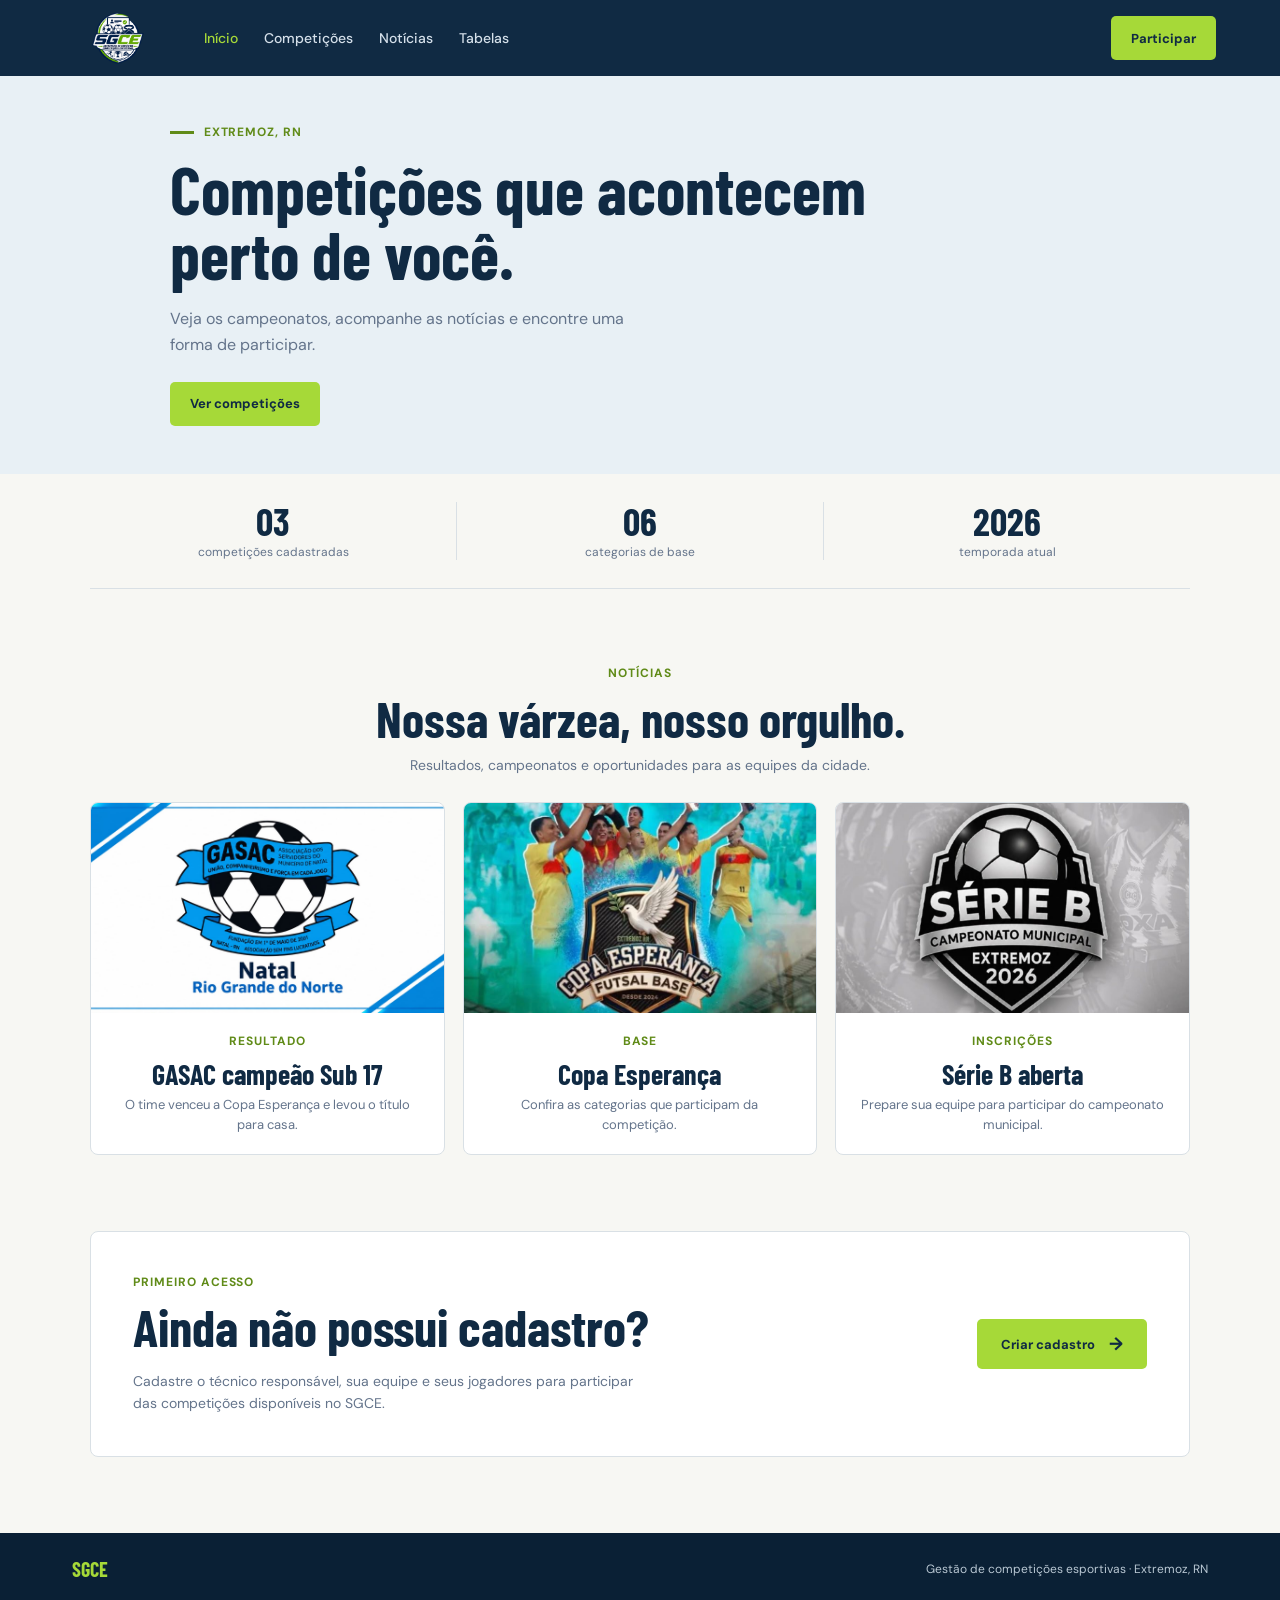
<file: index.html>
<!DOCTYPE html>
<html lang="pt-BR">

<head>
  <meta charset="UTF-8">
  <meta name="viewport" content="width=device-width, initial-scale=1.0">

  <meta name="description" content="Competições, notícias e inscrições esportivas em Extremoz.">

  <!-- CSS carregado pela pasta static -->
  <link rel="stylesheet" href="static/inicio.css">

  <title>SGCE | Competições esportivas</title>
</head>

<body>

  <!-- ACESSIBILIDADE -->
  <a class="pular-conteudo" href="#conteudo">
    Pular para o conteúdo
  </a>


  <!-- ==================================================
       CABEÇALHO
  ================================================== -->

  <header class="cabecalho">

    <!-- LOGO -->
    <a class="marca" href="index.html" aria-label="SGCE, página inicial">
      <img src="static/imagens/logo-sgce.png" alt="Logo SGCE">
    </a>


    <!-- MENU MOBILE -->
    <button class="menu-mobile" type="button" aria-label="Abrir menu" aria-expanded="false"
      aria-controls="menu-principal">
      <span class="icone-menu"></span>
    </button>


    <!-- NAVEGAÇÃO -->
    <nav class="navegacao" id="menu-principal" aria-label="Navegação principal">
      <a href="index.html" aria-current="page">
        Início
      </a>

      <a href="competicoes.html">
        Competições
      </a>

      <a href="index.html#noticias">
        Notícias
      </a>

      <a href="tabela.html">
        Tabelas
      </a>
    </nav>


    <!-- CADASTRO -->
    <a class="botao botao-verde" href="cadastro.html">
      Participar
    </a>

  </header>


  <!-- ==================================================
       CONTEÚDO PRINCIPAL
  ================================================== -->

  <main id="conteudo" tabindex="-1">


    <!-- ==================================================
         ABERTURA
    ================================================== -->

    <section class="abertura" aria-labelledby="titulo-principal">

      <div class="abertura-texto">

        <p class="rotulo">
          Extremoz, RN
        </p>

        <h1 id="titulo-principal">
          Competições que acontecem perto de você.
        </h1>

        <p>
          Veja os campeonatos, acompanhe as notícias
          e encontre uma forma de participar.
        </p>

        <a class="botao botao-verde" href="competicoes.html">
          Ver competições
        </a>

      </div>


    </section>


    <!-- ==================================================
         RESUMO DA TEMPORADA
    ================================================== -->

    <section class="resumo" aria-label="Resumo da temporada">

      <div>
        <strong>03</strong>

        <span>
          competições cadastradas
        </span>
      </div>


      <div>
        <strong>06</strong>

        <span>
          categorias de base
        </span>
      </div>


      <div>
        <strong>2026</strong>

        <span>
          temporada atual
        </span>
      </div>

    </section>


    <!-- ==================================================
         NOTÍCIAS
    ================================================== -->

    <section class="secao" id="noticias" aria-labelledby="titulo-noticias">

      <div class="secao-titulo">

        <div>

          <p class="rotulo">
            Notícias
          </p>

          <h2 id="titulo-noticias">
            Nossa várzea, nosso orgulho.
          </h2>

        </div>


        <p class="secao-ajuda">
          Resultados, campeonatos e oportunidades
          para as equipes da cidade.
        </p>

      </div>


      <div class="noticias">


        <!-- NOTÍCIA 1 -->

        <article class="noticia noticia-destaque">

          <img src="static/imagens/gasac.jpeg" alt="Escudo da equipe GASAC" loading="lazy"
            decoding="async">

          <div>

            <p class="tag">
              Resultado
            </p>

            <h3>
              GASAC campeão Sub 17
            </h3>

            <p>
              O time venceu a Copa Esperança
              e levou o título para casa.
            </p>

          </div>

        </article>


        <!-- NOTÍCIA 2 -->

        <article class="noticia">

          <img src="static/imagens/copa-esperanca.jpeg"
            alt="Arte da Copa Esperança Futsal Base" loading="lazy" decoding="async">

          <div>

            <p class="tag">
              Base
            </p>

            <h3>
              Copa Esperança
            </h3>

            <p>
              Confira as categorias que participam
              da competição.
            </p>

          </div>

        </article>


        <!-- NOTÍCIA 3 -->

        <article class="noticia">

          <img src="static/imagens/municipal-serie-b-campo.jpeg"
            alt="Arte do Campeonato Municipal Série B" loading="lazy" decoding="async">

          <div>

            <p class="tag">
              Inscrições
            </p>

            <h3>
              Série B aberta
            </h3>

            <p>
              Prepare sua equipe para participar
              do campeonato municipal.
            </p>

          </div>

        </article>

      </div>

    </section>


    <!-- ==================================================
         CHAMADA PARA CADASTRO
    ================================================== -->

    <section class="chamada-cadastro" aria-labelledby="titulo-cadastro">

      <div class="chamada-cadastro-texto">

        <p class="rotulo">
          Primeiro acesso
        </p>

        <h2 id="titulo-cadastro">
          Ainda não possui cadastro?
        </h2>

        <p>
          Cadastre o técnico responsável,
          sua equipe e seus jogadores para participar
          das competições disponíveis no SGCE.
        </p>

      </div>


      <div class="chamada-cadastro-acao">

        <a class="botao botao-verde" href="cadastro.html">
          Criar cadastro

          <span aria-hidden="true">
            →
          </span>
        </a>

      </div>

    </section>

  </main>


  <!-- ==================================================
       RODAPÉ
  ================================================== -->

  <footer class="rodape">

    <strong>
      SGCE
    </strong>

    <span>
      Gestão de competições esportivas · Extremoz, RN
    </span>

  </footer>

  <script src="static/site.js"></script>

</body>

</html>
</file>
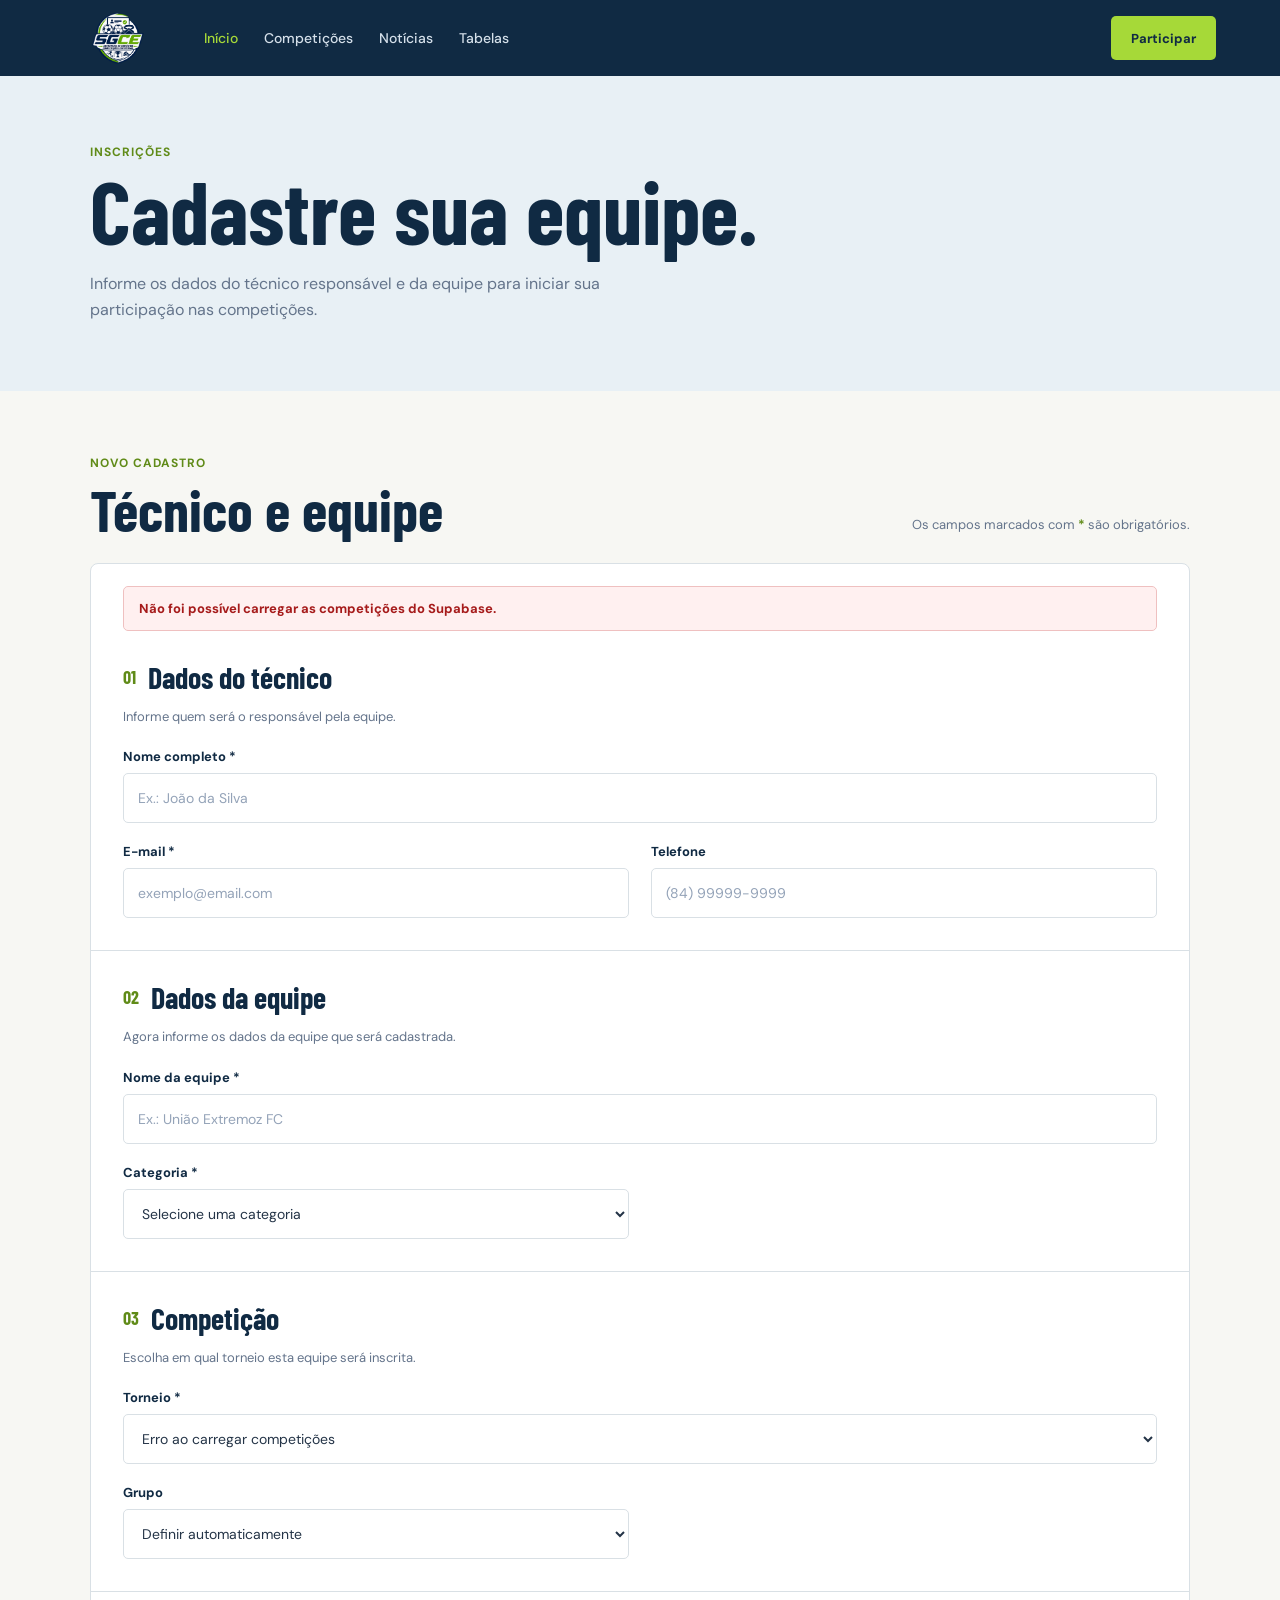
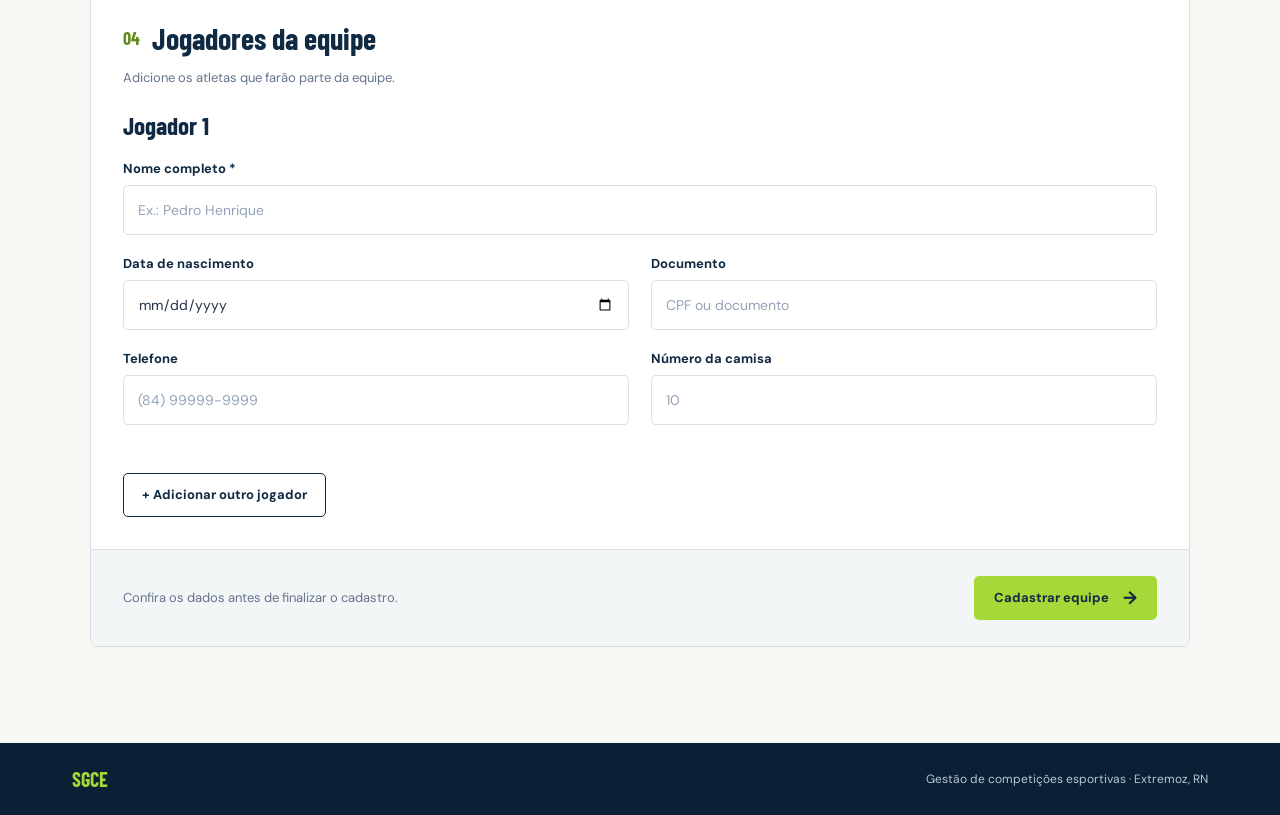
<file: cadastro.html>
<!DOCTYPE html>
<html lang="pt-BR">

<head>
  <meta charset="UTF-8">

  <meta name="viewport" content="width=device-width, initial-scale=1.0">

  <meta name="description" content="Cadastro de técnicos e equipes no SGCE.">

  <link rel="stylesheet" href="static/inicio.css">

  <link rel="stylesheet" href="static/cadastro.css">

  <title>SGCE | Cadastro</title>
</head>

<body>

  <a class="pular-conteudo" href="#conteudo">
    Pular para o conteúdo
  </a>

  <!-- CABEÇALHO -->

  <header class="cabecalho">

    <a class="marca" href="index.html">
      <img src="static/imagens/logo-sgce.png" alt="Logo SGCE">
    </a>

    <button class="menu-mobile" type="button" aria-label="Abrir menu" aria-expanded="false" aria-controls="menu-principal">
      <span class="icone-menu"></span>
    </button>

    <nav class="navegacao" id="menu-principal" aria-label="Navegação principal">
      <a href="index.html" aria-current="page">
        Início
      </a>

      <a href="competicoes.html">
        Competições
      </a>

      <a href="index.html#noticias">
        Notícias
      </a>

      <a href="tabela.html">
        Tabelas
      </a>
    </nav>

    </nav>

    <a class="botao botao-verde" href="cadastro.html" aria-current="page">
      Participar
    </a>

  </header>


  <main id="conteudo" tabindex="-1">

    <!-- APRESENTAÇÃO -->

    <section class="cadastro-hero">

      <div class="cadastro-hero-conteudo">

        <p class="rotulo">
          Inscrições
        </p>

        <h1>
          Cadastre sua equipe.
        </h1>

        <p class="cadastro-descricao">
          Informe os dados do técnico responsável e da equipe
          para iniciar sua participação nas competições.
        </p>

      </div>

    </section>


    <!-- FORMULÁRIO -->

    <section class="cadastro-area" aria-labelledby="titulo-formulario">

      <div class="cadastro-cabecalho">

        <div>

          <p class="rotulo">
            Novo cadastro
          </p>

          <h2 id="titulo-formulario">
            Técnico e equipe
          </h2>

        </div>

        <p>
          Os campos marcados com
          <strong>*</strong>
          são obrigatórios.
        </p>

      </div>


      <form class="formulario-cadastro" id="form-cadastro">

        <div id="mensagem-form" class="mensagem-form" aria-live="polite"></div>

        <!-- DADOS DO TÉCNICO -->

        <fieldset>

          <legend>

            <span>01</span>

            Dados do técnico

          </legend>

          <p class="descricao-grupo">
            Informe quem será o responsável pela equipe.
          </p>


          <div class="grade-form">

            <div class="campo campo-grande">

              <label for="nome">
                Nome completo *
              </label>

              <input type="text" id="nome" name="nome" placeholder="Ex.: João da Silva" autocomplete="name" required>

            </div>


            <div class="campo">

              <label for="email">
                E-mail *
              </label>

              <input type="email" id="email" name="email" placeholder="exemplo@email.com" autocomplete="email" required>

            </div>


            <div class="campo">

              <label for="telefone">
                Telefone
              </label>

              <input type="tel" id="telefone" name="telefone" placeholder="(84) 99999-9999" autocomplete="tel">

            </div>

          </div>

        </fieldset>


        <!-- DADOS DA EQUIPE -->

        <fieldset>

          <legend>

            <span>02</span>

            Dados da equipe

          </legend>

          <p class="descricao-grupo">
            Agora informe os dados da equipe que será cadastrada.
          </p>


          <div class="grade-form">

            <div class="campo campo-grande">

              <label for="nome_equipe">
                Nome da equipe *
              </label>

              <input type="text" id="nome_equipe" name="nome_equipe" placeholder="Ex.: União Extremoz FC" required>

            </div>


            <div class="campo">

              <label for="categoria">
                Categoria *
              </label>

              <select id="categoria" name="categoria" required>

                <option value="">
                  Selecione uma categoria
                </option>

                <option value="U9">
                  U9
                </option>

                <option value="U11">
                  U11
                </option>

                <option value="U13">
                  U13
                </option>

                <option value="U15">
                  U15
                </option>

                <option value="U17">
                  U17
                </option>

                <option value="U20">
                  U20
                </option>

                <option value="Adulto">
                  Adulto
                </option>

              </select>

            </div>

          </div>

        </fieldset>

        <!-- ==================================================
     COMPETIÇÃO
================================================== -->

        <fieldset>

          <legend>
            <span>03</span>
            Competição
          </legend>

          <p class="descricao-grupo">
            Escolha em qual torneio esta equipe será inscrita.
          </p>


          <div class="grade-form">

            <div class="campo campo-grande">

              <label for="torneio">
                Torneio *
              </label>

              <select id="torneio" name="torneio_id" required>

                <option value="">
                  Selecione uma competição
                </option>
</select>

            </div>


            <div class="campo">

              <label for="grupo">
                Grupo
              </label>

              <select id="grupo" name="grupo">

                <option value="">
                  Definir automaticamente
                </option>

                <option value="Grupo A">
                  Grupo A
                </option>

                <option value="Grupo B">
                  Grupo B
                </option>

                <option value="Grupo C">
                  Grupo C
                </option>

                <option value="Grupo D">
                  Grupo D
                </option>

                <option value="Grupo E">
                  Grupo E
                </option>

                <option value="Grupo F">
                  Grupo F
                </option>

              </select>

            </div>

          </div>

        </fieldset>

        <!-- DADOS DOS JOGADORES -->

        <fieldset>

          <legend>
            <span>04</span>
            Jogadores da equipe
          </legend>

          <p class="descricao-grupo">
            Adicione os atletas que farão parte da equipe.
          </p>


          <div id="lista-jogadores">

            <!-- JOGADOR 1 -->

            <div class="jogador">

              <div class="jogador-cabecalho">

                <h3>
                  Jogador 1
                </h3>

              </div>


              <div class="grade-form">

                <div class="campo campo-grande">

                  <label>
                    Nome completo *
                  </label>

                  <input type="text" name="jogador_nome[]" placeholder="Ex.: Pedro Henrique" required>

                </div>


                <div class="campo">

                  <label>
                    Data de nascimento
                  </label>

                  <input type="date" name="jogador_nascimento[]">

                </div>


                <div class="campo">

                  <label>
                    Documento
                  </label>

                  <input type="text" name="jogador_documento[]" placeholder="CPF ou documento">

                </div>


                <div class="campo">

                  <label>
                    Telefone
                  </label>

                  <input type="tel" name="jogador_telefone[]" placeholder="(84) 99999-9999">

                </div>


                <div class="campo">

                  <label>
                    Número da camisa
                  </label>

                  <input type="number" name="jogador_numero[]" min="0" max="99" placeholder="10">

                </div>

              </div>

            </div>

          </div>


          <button type="button" class="botao-adicionar" id="adicionar-jogador">
            + Adicionar outro jogador
          </button>

        </fieldset>

        <!-- ENVIO -->

        <div class="formulario-final">

          <p>
            Confira os dados antes de finalizar o cadastro.
          </p>

          <button class="botao botao-verde botao-cadastrar" type="submit">
            Cadastrar equipe
            <span aria-hidden="true">→</span>
          </button>

        </div>

      </form>

    </section>

  </main>


  <!-- RODAPÉ -->

  <footer class="rodape">

    <strong>
      SGCE
    </strong>

    <span>
      Gestão de competições esportivas · Extremoz, RN
    </span>

  </footer>


  <!-- MENU MOBILE -->

  <script src="static/supabase.js"></script>
  <script src="static/site.js"></script>
  <script src="static/cadastro.js"></script>

</body>

</html>
</file>
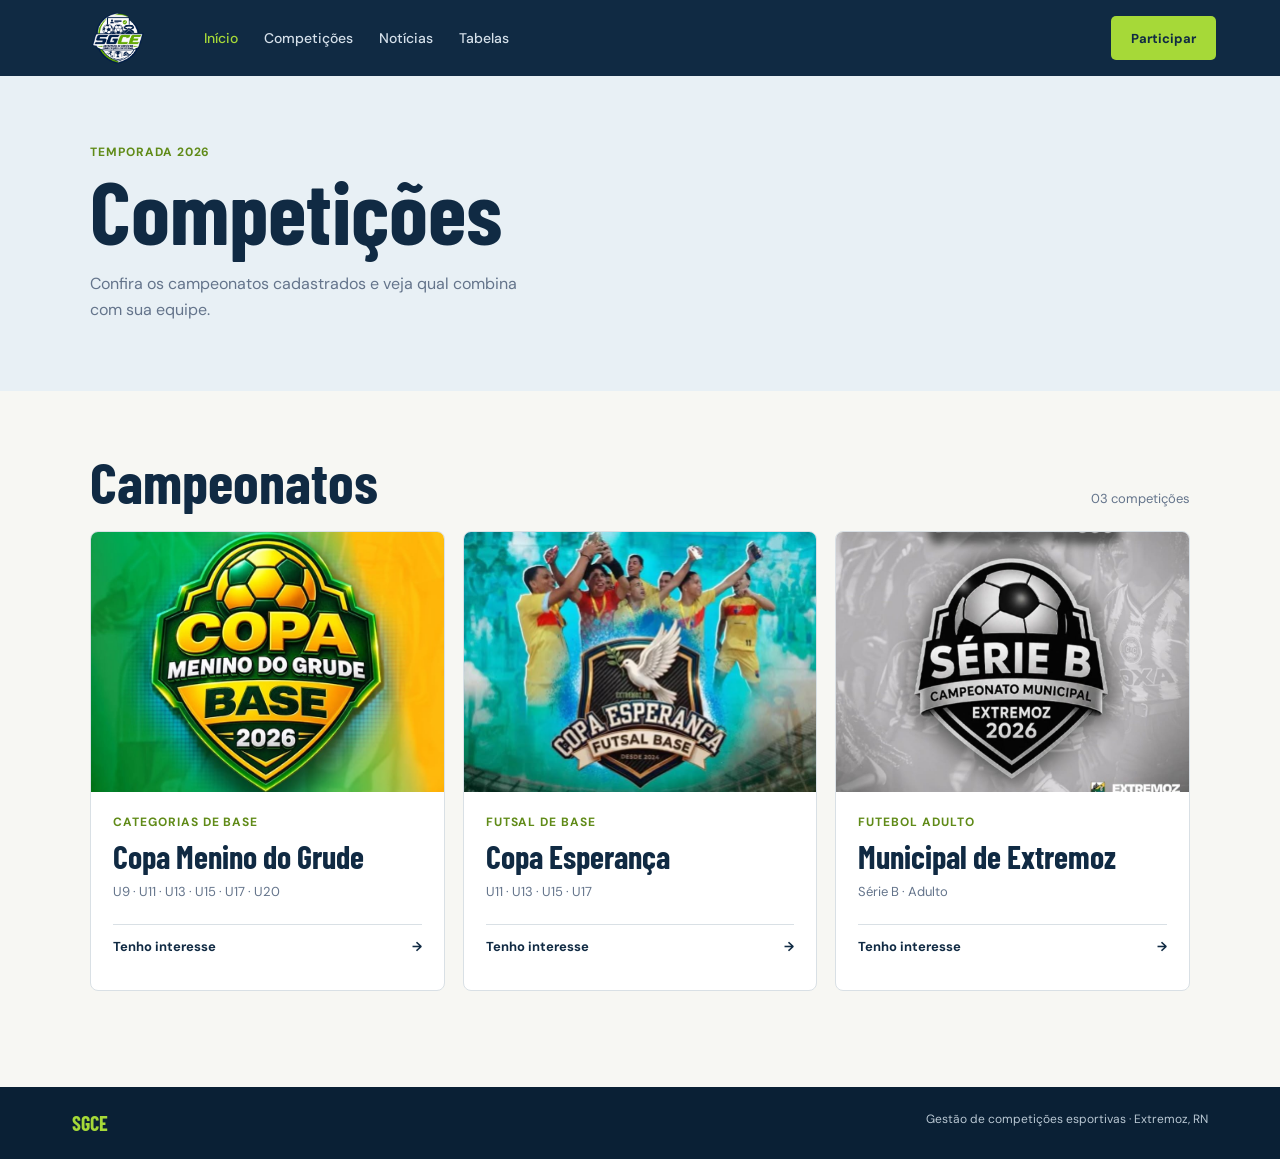
<file: competicoes.html>
<!DOCTYPE html>
<html lang="pt-BR">

<head>
  <meta charset="UTF-8">
  <meta name="viewport" content="width=device-width, initial-scale=1.0">
  <meta name="description" content="Veja as competições esportivas do SGCE em Extremoz.">
  <link rel="stylesheet" href="static/competicoes.css">
  <title>SGCE | Competições</title>
</head>

<body>
  <a class="pular-conteudo" href="#conteudo">Pular para o conteúdo</a>

  <header class="cabecalho">
    <a class="marca" href="index.html">
      <img src="static/imagens/logo-sgce.png" alt="Logo SGCE">
    </a>

    <button class="menu-mobile" type="button" aria-label="Abrir menu" aria-expanded="false" aria-controls="menu-principal">
      <span class="icone-menu"></span>
    </button>

    <nav class="navegacao" id="menu-principal" aria-label="Navegação principal">
      <a href="index.html" aria-current="page">
        Início
      </a>

      <a href="competicoes.html">
        Competições
      </a>

      <a href="index.html#noticias">
        Notícias
      </a>

      <a href="tabela.html">
        Tabelas
      </a>
    </nav>

    <a class="botao botao-verde" href="cadastro.html">
      Participar
    </a>

  </header>

  <main id="conteudo" tabindex="-1">
    <section class="cabecalho-pagina" aria-labelledby="titulo-pagina">
      <p class="rotulo">Temporada 2026</p>
      <h1 id="titulo-pagina">Competições</h1>
      <p>Confira os campeonatos cadastrados e veja qual combina com sua equipe.</p>
    </section>

    <section class="lista" aria-labelledby="titulo-lista">
      <div class="lista-cabecalho">
        <h2 id="titulo-lista">Campeonatos</h2>
        <span>03 competições</span>
      </div>

      <div class="cards">
        <article class="card">
          <img src="static/imagens/copa-menino-do-grude.jpeg">
          <div class="card-conteudo">
            <p class="tag">Categorias de base</p>
            <h3>Copa Menino do Grude</h3>
            <p>U9 · U11 · U13 · U15 · U17 · U20</p>
            <!-- Copa Menino do Grude -->
            <a href="tabela.html?torneio_id=1">
              Tenho interesse
              <span aria-hidden="true">→</span>
            </a>
          </div>
        </article>

        <article class="card">
          <img src="static/imagens/copa-esperanca.jpeg">
          <div class="card-conteudo">
            <p class="tag">Futsal de base</p>
            <h3>Copa Esperança</h3>
            <p>U11 · U13 · U15 · U17</p>
            <!-- Copa Esperança -->
            <a href="tabela.html?torneio_id=2">
              Tenho interesse
              <span aria-hidden="true">→</span>
            </a>
          </div>
        </article>

        <article class="card">
          <img src="static/imagens/municipal-serie-b-campo.jpeg">
          <div class="card-conteudo">
            <p class="tag">Futebol adulto</p>
            <h3>Municipal de Extremoz</h3>
            <p>Série B · Adulto</p>
            <!-- Municipal de Extremoz -->
            <a href="tabela.html?torneio_id=3">
              Tenho interesse
              <span aria-hidden="true">→</span>
            </a>
          </div>
        </article>
      </div>
    </section>
  </main>

  <footer class="rodape">
    <strong>SGCE</strong>
    <span>Gestão de competições esportivas · Extremoz, RN</span>
  </footer>

  <script src="static/site.js"></script>
</body>

</html>
</file>
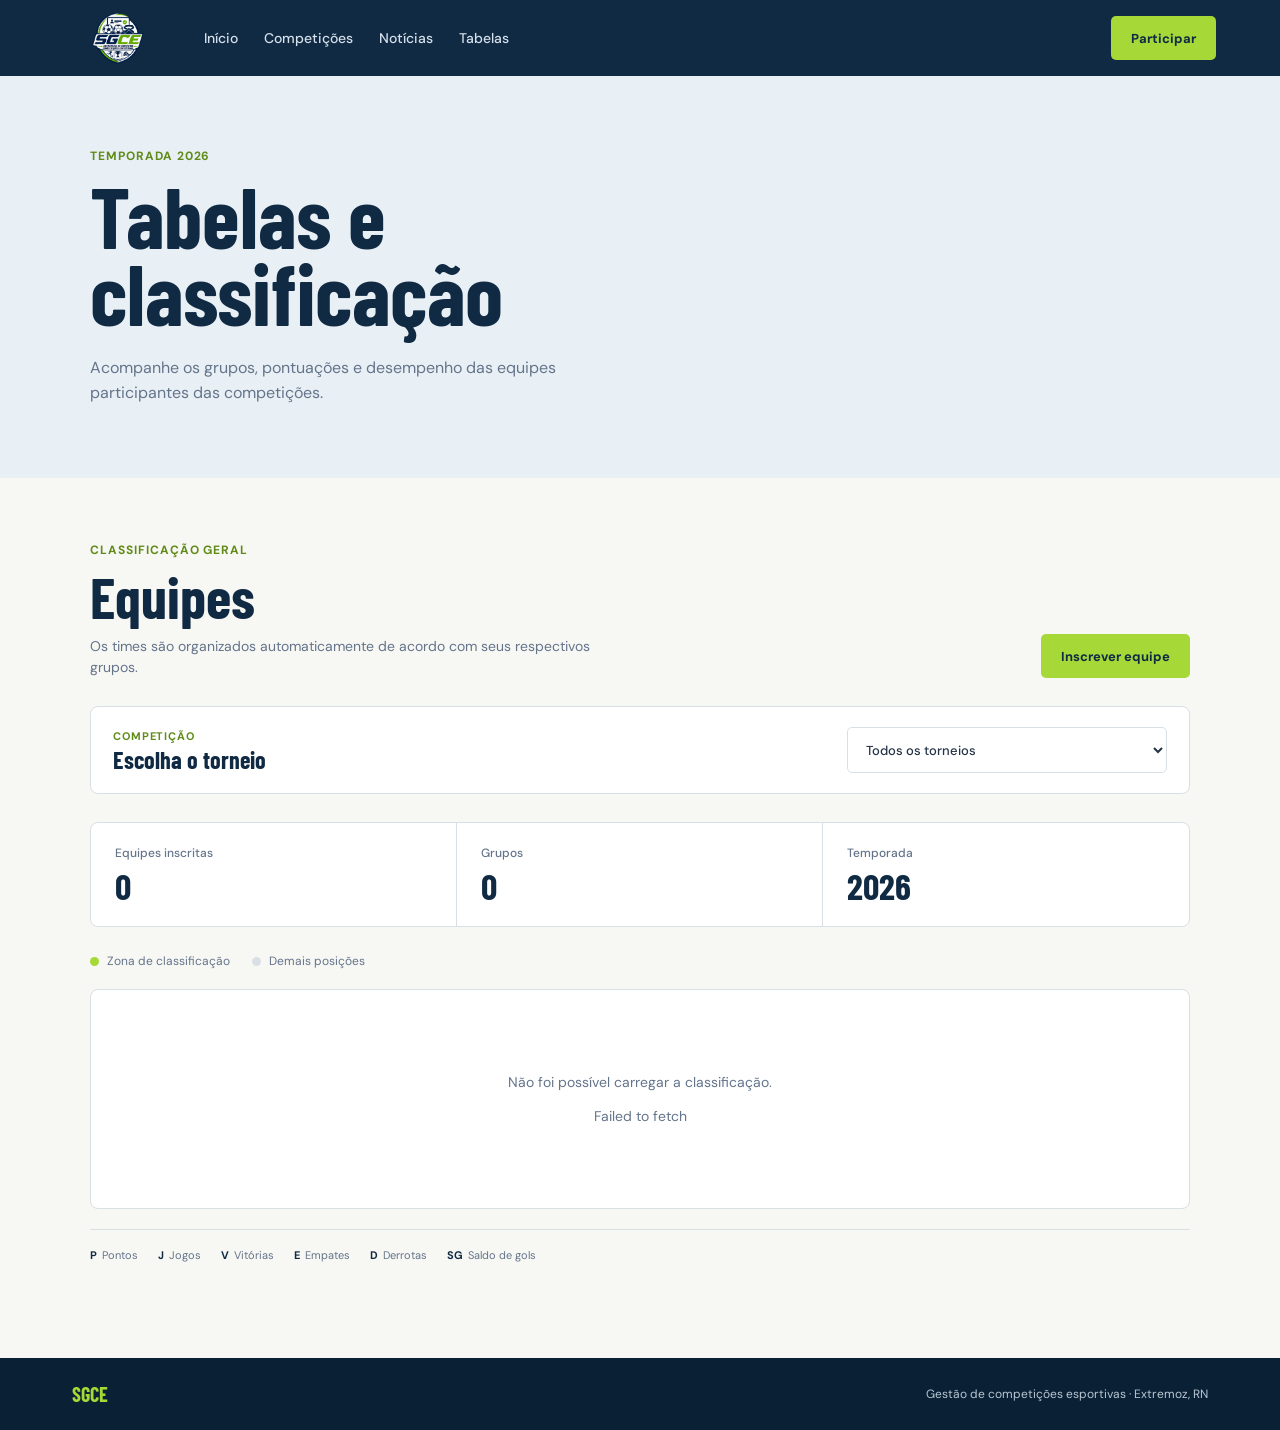
<file: tabela.html>
<!DOCTYPE html>
<html lang="pt-BR">

<head>
  <meta charset="UTF-8">
  <meta name="viewport" content="width=device-width, initial-scale=1.0">

  <meta name="description" content="Tabelas e classificação das competições esportivas do SGCE.">

  <!-- CSS principal do site -->
  <link rel="stylesheet" href="static/inicio.css">

  <!-- CSS específico da tabela -->
  <link rel="stylesheet" href="static/tabela.css">

  <title>SGCE | Tabelas</title>
</head>

<body>

  <!-- ACESSIBILIDADE -->
  <a class="pular-conteudo" href="#conteudo">
    Pular para o conteúdo
  </a>


  <!-- ==================================================
       CABEÇALHO
  ================================================== -->

  <header class="cabecalho">

    <a class="marca" href="index.html" aria-label="SGCE, página inicial">
      <img src="static/imagens/logo-sgce.png" alt="Logo SGCE">
    </a>


    <button class="menu-mobile" type="button" aria-label="Abrir menu" aria-expanded="false"
      aria-controls="menu-principal">
      <span class="icone-menu"></span>
    </button>


    <nav class="navegacao" id="menu-principal" aria-label="Navegação principal">

      <a href="index.html">
        Início
      </a>

      <a href="competicoes.html">
        Competições
      </a>

      <a href="index.html#noticias">
        Notícias
      </a>

      <a href="tabela.html">
        Tabelas
      </a>

    </nav>


    <a class="botao botao-verde" href="cadastro.html">
      Participar
    </a>

  </header>


  <!-- ==================================================
       CONTEÚDO
  ================================================== -->

  <main id="conteudo" tabindex="-1">


    <!-- HERO -->

    <section class="tabela-hero">

      <div class="tabela-hero-conteudo">

        <p class="rotulo">
          Temporada 2026
        </p>

        <h1>
          Tabelas e classificação
        </h1>

        <p>
          Acompanhe os grupos, pontuações e desempenho
          das equipes participantes das competições.
        </p>

      </div>

    </section>


    <!-- ==================================================
         ÁREA PRINCIPAL DA CLASSIFICAÇÃO
    ================================================== -->

    <section class="classificacao" aria-labelledby="titulo-classificacao">


      <!-- CABEÇALHO -->

      <div class="classificacao-topo">

        <div>

          <p class="rotulo">
            Classificação geral
          </p>

          <h2 id="titulo-classificacao">
            Equipes
          </h2>

          <p class="classificacao-descricao">
            Os times são organizados automaticamente
            de acordo com seus respectivos grupos.
          </p>

        </div>


        <a class="botao botao-verde" href="cadastro.html">
          Inscrever equipe
        </a>

      </div>


      <div class="filtro-torneio-area">
        <div class="filtro-torneio-texto">
          <span>Competição</span>
          <strong>Escolha o torneio</strong>
        </div>
        <select id="filtro-torneio" aria-label="Selecionar torneio">
          <option value="">Todos os torneios</option>
        </select>
      </div>

      <!-- ==================================================
           ESTATÍSTICAS
      ================================================== -->

      <div class="estatisticas-tabela">

        <article class="estatistica">

          <span>
            Equipes inscritas
          </span>

          <strong id="stat-total-times">
            0
          </strong>

        </article>


        <article class="estatistica">

          <span>
            Grupos
          </span>

          <strong id="stat-total-grupos">
            0
          </strong>

        </article>


        <article class="estatistica">

          <span>
            Temporada
          </span>

          <strong>
            2026
          </strong>

        </article>

      </div>


      <!-- ==================================================
           LEGENDA
      ================================================== -->

      <div class="legenda-classificacao">

        <div>

          <span class="marcador marcador-classificacao"></span>

          <span>
            Zona de classificação
          </span>

        </div>


        <div>

          <span class="marcador marcador-normal"></span>

          <span>
            Demais posições
          </span>

        </div>

      </div>


      <!-- ==================================================
           GRUPOS GERADOS PELO JAVASCRIPT
      ================================================== -->

      <div id="grupos-container">

        <div class="loading-state">

          <div class="loading-circulo"></div>

          <p>
            Carregando classificação...
          </p>

        </div>

      </div>


      <!-- ==================================================
           LEGENDA DAS SIGLAS
      ================================================== -->

      <div class="siglas-tabela">

        <span>
          <strong>P</strong>
          Pontos
        </span>

        <span>
          <strong>J</strong>
          Jogos
        </span>

        <span>
          <strong>V</strong>
          Vitórias
        </span>

        <span>
          <strong>E</strong>
          Empates
        </span>

        <span>
          <strong>D</strong>
          Derrotas
        </span>

        <span>
          <strong>SG</strong>
          Saldo de gols
        </span>

      </div>

    </section>

  </main>


  <!-- ==================================================
       RODAPÉ
  ================================================== -->

  <footer class="rodape">

    <strong>
      SGCE
    </strong>

    <span>
      Gestão de competições esportivas · Extremoz, RN
    </span>

  </footer>


  <script src="static/supabase.js"></script>
  <script src="static/site.js"></script>
  <script src="static/tabela.js"></script>

</body>

</html>
</file>
<file: static/inicio.css>
@import url('https://fonts.googleapis.com/css2?family=DM+Sans:wght@400;500;700&family=Barlow+Condensed:wght@600;700;800&display=swap');


/* ==================================================
   VARIÁVEIS
================================================== */

:root {
  --azul: #102a43;
  --azul-claro: #e8f0f5;
  --verde: #a6d938;
  --verde-escuro: #608b18;
  --fundo: #f7f7f3;
  --branco: #ffffff;
  --texto: #243447;
  --suave: #64748b;
  --borda: #d9e0e5;

  --titulo: 'Barlow Condensed', sans-serif;
  --texto-fonte: 'DM Sans', sans-serif;
}


/* ==================================================
   CONFIGURAÇÕES GERAIS
================================================== */

* {
  box-sizing: border-box;
}

html {
  scroll-behavior: smooth;
}

body {
  margin: 0;
  overflow-x: hidden;

  background: var(--fundo);
  color: var(--texto);

  font-family: var(--texto-fonte);
}

a {
  color: inherit;
}

button,
a {
  -webkit-tap-highlight-color: transparent;
}

:focus-visible {
  outline: 3px solid var(--verde);
  outline-offset: 4px;
}

main:focus {
  outline: none;
}


/* ==================================================
   ACESSIBILIDADE
================================================== */

.pular-conteudo {
  position: fixed;
  z-index: 100;

  top: 12px;
  left: 12px;

  padding: 12px 16px;

  border-radius: 6px;

  background: var(--verde);
  color: var(--azul);

  font-size: 13px;
  font-weight: 700;

  text-decoration: none;

  transform: translateY(-160%);
}

.pular-conteudo:focus {
  transform: translateY(0);
}


/* ==================================================
   CABEÇALHO
================================================== */

.cabecalho {
  position: sticky;
  z-index: 10;

  top: 0;

  display: flex;
  align-items: center;

  gap: 32px;

  min-height: 76px;

  padding: 10px clamp(20px, 5vw, 72px);

  background: var(--azul);
  color: var(--branco);
}


/* LOGO */

.marca {
  display: flex;
  align-items: center;

  flex-shrink: 0;
}

.marca img {
  display: block;

  width: 108px;
  height: 52px;

  object-fit: contain;
}


/* ==================================================
   NAVEGAÇÃO
================================================== */

.navegacao {
  display: flex;
  align-items: center;

  gap: 26px;

  margin-right: auto;
}

.navegacao a {
  display: inline-flex;
  align-items: center;

  min-height: 44px;

  color: #d5e0ea;

  font-size: 14px;
  font-weight: 500;

  text-decoration: none;

  transition: color .2s ease;
}

.navegacao a:hover,
.navegacao a:focus-visible,
.navegacao a[aria-current='page'] {
  color: var(--verde);
}


/* ==================================================
   MENU MOBILE
================================================== */

.menu-mobile {
  display: none;

  width: 44px;
  height: 44px;

  padding: 10px;

  border: 0;

  background: transparent;

  cursor: pointer;
}

.icone-menu,
.icone-menu::before,
.icone-menu::after {
  display: block;

  width: 24px;
  height: 2px;

  border-radius: 2px;

  background: var(--branco);
}

.icone-menu {
  position: relative;
}

.icone-menu::before,
.icone-menu::after {
  content: '';

  position: absolute;

  left: 0;
}

.icone-menu::before {
  top: -7px;
}

.icone-menu::after {
  top: 7px;
}


/* ==================================================
   BOTÕES
================================================== */

.botao {
  display: inline-flex;

  align-items: center;
  justify-content: center;

  min-height: 44px;

  padding: 0 20px;

  border-radius: 5px;

  font-size: 13px;
  font-weight: 700;

  text-decoration: none;

  transition:
    background .2s ease,
    transform .2s ease;
}

.botao-verde {
  background: var(--verde);
  color: var(--azul);
}

.botao-verde:hover {
  background: #b9ed55;
}

.botao-verde:active {
  transform: translateY(1px);
}


/* ==================================================
   ABERTURA
================================================== */

.abertura {
  display: flex;
  align-items: center;

  min-height: 360px;

  background: var(--azul-claro);
}

.abertura-texto {
  width: 100%;
  max-width: 1120px;
  margin: 0 auto;

  padding: 48px clamp(24px, 7vw, 96px);
}

.rotulo,
.tag {
  margin: 0 0 12px;

  color: var(--verde-escuro);

  font-size: 12px;
  font-weight: 700;

  letter-spacing: .08em;

  text-transform: uppercase;
}

.abertura .rotulo {
  display: flex;
  align-items: center;
  gap: 10px;

  margin-bottom: 16px;
}

.abertura .rotulo::before {
  width: 24px;
  height: 3px;

  background: var(--verde-escuro);

  content: '';
}

.abertura h1 {
  max-width: 820px;

  margin: 0;

  color: var(--azul);

  font-family: var(--titulo);

  font-size: clamp(44px, 5.2vw, 68px);

  line-height: .98;
}

.abertura-texto>p:not(.rotulo) {
  max-width: 500px;

  margin: 20px 0 24px;

  color: var(--suave);

  font-size: 16px;

  line-height: 1.6;
}


/* ==================================================
   RESUMO
================================================== */

.resumo {
  display: flex;

  width: min(1100px, calc(100% - 48px));

  margin: 0 auto;

  padding: 28px 0;

  border-bottom: 1px solid var(--borda);
}

.resumo div {
  display: grid;

  gap: 4px;

  flex: 1;

  padding: 0 24px;

  border-right: 1px solid var(--borda);
}

.resumo div:first-child {
  padding-left: 0;
}

.resumo div:last-child {
  border-right: 0;
}

.resumo strong {
  color: var(--azul);

  font-family: var(--titulo);

  font-size: 38px;

  line-height: 1;
}

.resumo span {
  color: var(--suave);

  font-size: 12px;
}


/* ==================================================
   SEÇÕES
================================================== */

.secao {
  width: min(1100px, calc(100% - 48px));

  margin: 76px auto;
}

.secao-titulo {
  display: flex;

  align-items: end;
  justify-content: space-between;

  gap: 24px;

  margin-bottom: 26px;
}

.secao h2 {
  max-width: 560px;

  margin: 0;

  color: var(--azul);

  font-family: var(--titulo);

  font-size: clamp(36px, 5vw, 58px);

  line-height: .9;
}

.secao-ajuda {
  max-width: 280px;

  margin: 0;

  color: var(--suave);

  font-size: 14px;

  line-height: 1.5;
}


/* ==================================================
   NOTÍCIAS
================================================== */

.noticias {
  display: grid;

  grid-template-columns: 1.25fr 1fr 1fr;

  gap: 18px;
}

.noticia {
  overflow: hidden;

  background: var(--branco);

  border: 1px solid var(--borda);
  border-radius: 8px;

  transition:
    transform .2s ease,
    box-shadow .2s ease;
}

.noticia:hover {
  transform: translateY(-3px);

  box-shadow:
    0 8px 24px rgba(16, 42, 67, .08);
}

.noticia img {
  display: block;

  width: 100%;
  height: 190px;

  object-fit: cover;
}

.noticia-destaque img {
  height: 245px;
}

.noticia>div {
  padding: 20px;
}

.noticia h3 {
  margin: 0 0 8px;

  color: var(--azul);

  font-family: var(--titulo);

  font-size: 28px;

  line-height: .95;
}

.noticia p:last-child {
  margin: 0;

  color: var(--suave);

  font-size: 13px;

  line-height: 1.5;
}


/* ==================================================
   CHAMADA PARA CADASTRO
================================================== */

.chamada-cadastro {
  display: flex;

  align-items: center;
  justify-content: space-between;

  gap: 50px;

  width: min(1100px,
      calc(100% - 48px));

  margin: 76px auto;

  padding: 42px;

  border: 1px solid var(--borda);
  border-radius: 8px;

  background: var(--branco);
}

.chamada-cadastro-texto {
  max-width: 620px;
}

.chamada-cadastro h2 {
  margin: 0;

  color: var(--azul);

  font-family: var(--titulo);

  font-size: clamp(36px, 5vw, 52px);

  line-height: .95;
}

.chamada-cadastro-texto>p:last-child {
  max-width: 520px;

  margin: 18px 0 0;

  color: var(--suave);

  font-size: 14px;

  line-height: 1.6;
}

.chamada-cadastro-acao {
  flex-shrink: 0;
}

.chamada-cadastro-acao .botao {
  gap: 14px;

  min-height: 50px;

  padding: 0 24px;
}

.chamada-cadastro-acao span {
  font-size: 18px;
}


/* ==================================================
   RODAPÉ
================================================== */

.rodape {
  display: flex;

  align-items: center;
  justify-content: space-between;

  gap: 20px;

  padding: 24px clamp(24px, 7vw, 72px);

  background: #0a2035;

  color: #b9c7d3;

  font-size: 12px;
}

.rodape strong {
  color: var(--verde);

  font-family: var(--titulo);

  font-size: 20px;
}


/* ==================================================
   RESPONSIVIDADE
================================================== */

@media (max-width: 760px) {

  /* CABEÇALHO */

  .cabecalho {
    flex-wrap: wrap;

    gap: 12px;

    padding: 10px 18px;
  }

  .marca img {
    width: 96px;
    height: 46px;
  }

  .menu-mobile {
    display: block;

    order: 2;

    margin-left: auto;
  }

  .cabecalho>.botao {
    order: 3;

    min-width: 82px;

    padding: 0 12px;

    font-size: 12px;
  }


  /* MENU */

  .navegacao {
    display: none;

    order: 4;

    flex-basis: 100%;

    flex-direction: column;
    align-items: stretch;

    gap: 0;
  }

  .navegacao.navegacao-aberta {
    display: flex;
  }

  .navegacao a {
    border-top:
      1px solid rgba(255, 255, 255, .15);
  }


  /* ABERTURA */

  .abertura {
    display: block;
  }

  .abertura-texto {
    padding: 56px 24px 48px;
  }

  .abertura h1 {
    font-size: clamp(48px,
        15vw,
        72px);
  }

  /* RESUMO */

  .resumo {
    width: calc(100% - 32px);
  }

  .resumo div {
    padding: 0 10px;
  }

  .resumo strong {
    font-size: 30px;
  }

  .resumo span {
    font-size: 10px;

    line-height: 1.3;
  }


  /* SEÇÕES */

  .secao {
    width: calc(100% - 32px);

    margin: 56px auto;
  }

  .secao-titulo {
    display: block;
  }

  .secao-ajuda {
    margin-top: 16px;
  }


  /* NOTÍCIAS */

  .noticias {
    grid-template-columns: 1fr;
  }

  .noticia img,
  .noticia-destaque img {
    height: 210px;
  }


  /* CADASTRO */

  .chamada-cadastro {
    flex-direction: column;

    align-items: flex-start;

    width: calc(100% - 32px);

    margin: 56px auto;

    padding: 28px 22px;
  }

  .chamada-cadastro-acao {
    width: 100%;
  }

  .chamada-cadastro-acao .botao {
    width: 100%;
  }


  /* RODAPÉ */

  .rodape {
    flex-direction: column;

    align-items: flex-start;

    gap: 8px;
  }

}


/* ==================================================
   TELAS MUITO PEQUENAS
================================================== */

@media (max-width: 420px) {

  .resumo {
    gap: 6px;
  }

  .resumo div {
    padding: 0 6px;
  }

  .resumo strong {
    font-size: 26px;
  }

  .abertura h1 {
    font-size: 48px;
  }

}


/* ==================================================
   ACESSIBILIDADE
================================================== */

@media (prefers-reduced-motion: reduce) {

  html {
    scroll-behavior: auto;
  }

  .noticia,
  .botao {
    transition: none;
  }

}

/* ==================================================
   HOVER DA LOGO
================================================== */

.marca {
  cursor: pointer;
}

.marca img {
  transition:
    transform .2s ease,
    filter .2s ease;
}

.marca:hover img {
  transform: scale(1.07);

  filter: brightness(1.12);
}

.marca:active img {
  transform: scale(1.02);
}

/* ==================================================
   AJUSTES VISUAIS — ORIENTAÇÃO 02/10/2026
   Página inicial: conteúdo centralizado e cards iguais
================================================== */

/* Centraliza e equaliza o resumo da temporada */
.resumo div {
  justify-items: center;
  text-align: center;
  padding: 0 24px;
}

.resumo div:first-child {
  padding-left: 24px;
}

/* Título e texto da seção de notícias mais equilibrados */
.secao-titulo {
  flex-direction: column;
  align-items: center;
  justify-content: center;
  gap: 12px;
  text-align: center;
}

.secao h2 {
  max-width: 680px;
  font-size: clamp(32px, 4.2vw, 50px);
  line-height: 1;
}

.secao-ajuda {
  max-width: 520px;
  text-align: center;
}

/* Todos os cards da página inicial ficam com o mesmo tamanho */
.noticias {
  grid-template-columns: repeat(3, minmax(0, 1fr));
  align-items: stretch;
}

.noticia {
  display: flex;
  flex-direction: column;
  height: 100%;
}

.noticia img,
.noticia-destaque img {
  width: 100%;
  height: 210px;
  object-fit: cover;
}

.noticia > div {
  display: flex;
  flex: 1;
  flex-direction: column;
  align-items: center;
  text-align: center;
}

.noticia p:last-child {
  margin-top: auto;
}

@media (max-width: 900px) {
  .noticias {
    grid-template-columns: repeat(2, minmax(0, 1fr));
  }

  .noticia-destaque {
    grid-column: auto;
  }
}

@media (max-width: 760px) {
  .noticias {
    grid-template-columns: 1fr;
  }

  .noticia img,
  .noticia-destaque img {
    height: 210px;
  }

  .secao h2 {
    font-size: 38px;
  }
}
</file>
<file: static/cadastro.css>
.cadastro-hero {
  padding: 68px max(
    24px,
    calc((100% - 1100px) / 2)
  );

  background: var(--azul-claro);
}


.cadastro-hero-conteudo {
  max-width: 700px;
}


.cadastro-hero h1 {
  margin: 0;

  color: var(--azul);

  font-family: var(--titulo);

  font-size: clamp(
    54px,
    8vw,
    88px
  );

  line-height: .88;
}


.cadastro-descricao {
  max-width: 520px;

  margin: 22px 0 0;

  color: var(--suave);

  font-size: 16px;

  line-height: 1.6;
}


/* ÁREA PRINCIPAL */

.cadastro-area {
  width: min(
    1100px,
    calc(100% - 48px)
  );

  margin: 64px auto 96px;
}


.cadastro-cabecalho {
  display: flex;

  align-items: end;

  justify-content: space-between;

  gap: 30px;

  margin-bottom: 28px;
}


.cadastro-cabecalho h2 {
  margin: 0;

  color: var(--azul);

  font-family: var(--titulo);

  font-size: clamp(
    38px,
    5vw,
    58px
  );

  line-height: .9;
}


.cadastro-cabecalho > p {
  max-width: 290px;

  margin: 0;

  color: var(--suave);

  font-size: 13px;

  line-height: 1.5;
}


.cadastro-cabecalho strong {
  color: var(--verde-escuro);
}


/* FORMULÁRIO */

.formulario-cadastro {
  overflow: hidden;

  background: var(--branco);

  border: 1px solid var(--borda);

  border-radius: 8px;
}


.formulario-cadastro fieldset {
  margin: 0;

  padding: 32px;

  border: 0;

  border-bottom: 1px solid var(--borda);
}


.formulario-cadastro legend {
  display: flex;

  align-items: center;

  gap: 12px;

  padding: 0;

  color: var(--azul);

  font-family: var(--titulo);

  font-size: 30px;

  font-weight: 700;
}


.formulario-cadastro legend span {
  color: var(--verde-escuro);

  font-size: 18px;
}


.descricao-grupo {
  margin: 8px 0 26px;

  color: var(--suave);

  font-size: 13px;

  line-height: 1.5;
}


/* GRID */

.grade-form {
  display: grid;

  grid-template-columns:
    repeat(2, 1fr);

  gap: 22px;
}


.campo {
  display: flex;

  flex-direction: column;

  gap: 8px;
}


.campo-grande {
  grid-column: 1 / -1;
}


/* LABELS */

.campo label {
  color: var(--azul);

  font-size: 13px;

  font-weight: 700;
}


/* INPUTS */

.campo input,
.campo select {
  width: 100%;

  min-height: 50px;

  padding: 0 14px;

  border: 1px solid var(--borda);

  border-radius: 5px;

  background: var(--branco);

  color: var(--texto);

  font-family: var(--texto-fonte);

  font-size: 14px;

  transition:
    border-color .2s,
    box-shadow .2s;
}


.campo input::placeholder {
  color: #94a3b8;
}


.campo input:hover,
.campo select:hover {
  border-color: #aab7c2;
}


.campo input:focus,
.campo select:focus {
  border-color: var(--verde-escuro);

  outline: none;

  box-shadow:
    0 0 0 3px
    rgba(166, 217, 56, .2);
}


/* FINAL */

.formulario-final {
  display: flex;

  align-items: center;

  justify-content: space-between;

  gap: 30px;

  padding: 26px 32px;

  background: #f3f6f7;
}


.formulario-final p {
  margin: 0;

  color: var(--suave);

  font-size: 13px;
}


.botao-cadastrar {
  gap: 14px;

  border: 0;

  cursor: pointer;

  font-family: var(--texto-fonte);
}


.botao-cadastrar span {
  font-size: 18px;
}


/* MOBILE */

@media (max-width: 760px) {

  .cadastro-hero {
    padding: 54px 24px 48px;
  }


  .cadastro-area {
    width: calc(100% - 32px);

    margin:
      48px auto
      64px;
  }


  .cadastro-cabecalho {
    display: block;
  }


  .cadastro-cabecalho > p {
    margin-top: 14px;
  }


  .formulario-cadastro fieldset {
    padding: 26px 20px;
  }


  .grade-form {
    grid-template-columns: 1fr;
  }


  .campo-grande {
    grid-column: auto;
  }


  .formulario-final {
    flex-direction: column;

    align-items: stretch;

    padding: 24px 20px;
  }


  .botao-cadastrar {
    width: 100%;
  }

}

/* ==================================================
   JOGADORES
================================================== */

.jogador {
  padding: 24px 0;

  border-bottom: 1px solid var(--borda);
}

.jogador:first-child {
  padding-top: 0;
}

.jogador:last-child {
  border-bottom: 0;
}


.jogador-cabecalho {
  display: flex;

  align-items: center;
  justify-content: space-between;

  gap: 20px;

  margin-bottom: 20px;
}


.jogador-cabecalho h3 {
  margin: 0;

  color: var(--azul);

  font-family: var(--titulo);

  font-size: 25px;
}


.botao-adicionar {
  margin-top: 24px;

  min-height: 44px;

  padding: 0 18px;

  border: 1px solid var(--azul);
  border-radius: 5px;

  background: transparent;

  color: var(--azul);

  font-family: var(--texto-fonte);

  font-size: 13px;
  font-weight: 700;

  cursor: pointer;
}


.botao-adicionar:hover {
  background: var(--azul);

  color: var(--branco);
}


.remover-jogador {
  padding: 8px 12px;

  border: 1px solid #cbd5e1;
  border-radius: 5px;

  background: transparent;

  color: var(--suave);

  font-family: var(--texto-fonte);

  font-size: 12px;
  font-weight: 700;

  cursor: pointer;
}


.remover-jogador:hover {
  border-color: #b42318;

  color: #b42318;
}

/* Mensagens do cadastro estático */
.mensagem-form { display:none; margin:22px 32px 0; padding:13px 15px; border-radius:5px; font-size:13px; font-weight:700; }
.mensagem-form.mostrar { display:block; }
.mensagem-form.sucesso { background:#eff9e9; color:#2f6d14; border:1px solid #c6e7b7; }
.mensagem-form.erro { background:#fff0f0; color:#a61b1b; border:1px solid #efc0c0; }
@media (max-width:760px) { .mensagem-form { margin:18px 20px 0; } }


/* ==================================================
   AJUSTES VISUAIS — ORIENTAÇÃO 02/10/2026
   Cadastro: espaçamentos iguais em todas as etapas
================================================== */

.formulario-cadastro fieldset {
  padding: 28px 32px 32px;
}

/* Faz o legend participar do fluxo normal para não criar
   espaços diferentes entre o título e a descrição. */
.formulario-cadastro legend {
  float: left;
  width: 100%;
  margin: 0 0 12px;
}

.descricao-grupo {
  clear: both;
  margin: 0 0 22px;
}

.grade-form {
  column-gap: 22px;
  row-gap: 20px;
}

.formulario-final {
  padding: 26px 32px;
}

@media (max-width: 760px) {
  .formulario-cadastro fieldset {
    padding: 24px 20px 28px;
  }

  .formulario-cadastro legend {
    margin-bottom: 10px;
  }

  .descricao-grupo {
    margin-bottom: 20px;
  }
}
</file>
<file: static/competicoes.css>
@import url('https://fonts.googleapis.com/css2?family=DM+Sans:wght@400;500;700&family=Barlow+Condensed:wght@600;700;800&display=swap');

:root {
  --azul: #102a43;
  --azul-claro: #e8f0f5;
  --verde: #a6d938;
  --verde-escuro: #608b18;
  --fundo: #f7f7f3;
  --branco: #ffffff;
  --texto: #243447;
  --suave: #64748b;
  --borda: #d9e0e5;
  --titulo: 'Barlow Condensed', sans-serif;
  --texto-fonte: 'DM Sans', sans-serif;
}

* {
  box-sizing: border-box;
}

html {
  scroll-behavior: smooth;
}

body {
  margin: 0;
  overflow-x: hidden;
  background: var(--fundo);
  color: var(--texto);
  font-family: var(--texto-fonte);
}

a {
  color: inherit;
}

button,
a {
  -webkit-tap-highlight-color: transparent;
}

:focus-visible {
  outline: 3px solid var(--verde);
  outline-offset: 4px;
}

main:focus {
  outline: none;
}

.pular-conteudo {
  position: fixed;
  z-index: 10;
  top: 12px;
  left: 12px;
  padding: 12px 16px;
  border-radius: 6px;
  background: var(--verde);
  color: var(--azul);
  font-size: 13px;
  font-weight: 700;
  text-decoration: none;
  transform: translateY(-160%);
}

.pular-conteudo:focus {
  transform: translateY(0);
}

.cabecalho {
  position: sticky;
  z-index: 5;
  top: 0;
  display: flex;
  align-items: center;
  gap: 32px;
  min-height: 76px;
  padding: 10px clamp(20px, 5vw, 72px);
  background: var(--azul);
  color: var(--branco);
}

.marca {
  display: flex;
  flex-shrink: 0;
}

.marca img {
  display: block;
  width: 108px;
  height: 52px;
  border-radius: 5px;
  object-fit: contain;
}

.navegacao {
  display: flex;
  align-items: center;
  gap: 26px;
  margin-right: auto;
}

.navegacao a {
  display: inline-flex;
  align-items: center;
  min-height: 44px;
  color: #d5e0ea;
  font-size: 14px;
  font-weight: 500;
  text-decoration: none;
}

.navegacao a:hover,
.navegacao a:focus-visible,
.navegacao a[aria-current='page'] {
  color: var(--verde);
}

.menu-mobile {
  display: none;
  width: 44px;
  height: 44px;
  padding: 10px;
  border: 0;
  background: transparent;
  cursor: pointer;
}

.icone-menu,
.icone-menu::before,
.icone-menu::after {
  display: block;
  width: 24px;
  height: 2px;
  border-radius: 2px;
  background: var(--branco);
}

.icone-menu {
  position: relative;
}

.icone-menu::before,
.icone-menu::after {
  content: '';
  position: absolute;
  left: 0;
}

.icone-menu::before {
  top: -7px;
}

.icone-menu::after {
  top: 7px;
}

.botao {
  display: inline-flex;
  align-items: center;
  justify-content: center;
  min-height: 44px;
  padding: 0 20px;
  border-radius: 5px;
  font-size: 13px;
  font-weight: 700;
  text-decoration: none;
}

.botao-verde {
  background: var(--verde);
  color: var(--azul);
}

.botao-verde:hover,
.botao-verde:focus-visible {
  background: #b9ed55;
}

.cabecalho-pagina {
  padding: 68px max(24px, calc((100% - 1100px) / 2));
  background: var(--azul-claro);
}

.cabecalho-pagina h1 {
  max-width: 700px;
  margin: 0;
  color: var(--azul);
  font-family: var(--titulo);
  font-size: clamp(54px, 8vw, 88px);
  line-height: .88;
}

.rotulo,
.tag {
  margin: 0 0 12px;
  color: var(--verde-escuro);
  font-size: 12px;
  font-weight: 700;
  letter-spacing: .08em;
  text-transform: uppercase;
}

.cabecalho-pagina>p:last-child {
  max-width: 440px;
  margin: 22px 0 0;
  color: var(--suave);
  font-size: 16px;
  line-height: 1.6;
}

.lista {
  width: min(1100px, calc(100% - 48px));
  margin: 64px auto 96px;
}

.lista-cabecalho {
  display: flex;
  align-items: end;
  justify-content: space-between;
  gap: 20px;
  margin-bottom: 24px;
}

.lista h2 {
  margin: 0;
  color: var(--azul);
  font-family: var(--titulo);
  font-size: clamp(38px, 5vw, 58px);
  line-height: .9;
}

.lista-cabecalho>span {
  color: var(--suave);
  font-size: 13px;
}

.cards {
  display: grid;
  grid-template-columns: repeat(3, 1fr);
  gap: 18px;
}

.card {
  overflow: hidden;
  background: var(--branco);
  border: 1px solid var(--borda);
  border-radius: 8px;
}

.card img {
  display: block;
  width: 100%;
  height: 260px;
  object-fit: cover;
}

.card-conteudo {
  padding: 22px;
}

.card h3 {
  margin: 0 0 12px;
  color: var(--azul);
  font-family: var(--titulo);
  font-size: 32px;
  line-height: .92;
}

.card-conteudo>p:not(.tag) {
  margin: 0;
  color: var(--suave);
  font-size: 13px;
}

.card a {
  display: flex;
  align-items: center;
  justify-content: space-between;
  min-height: 44px;
  margin-top: 24px;
  border-top: 1px solid var(--borda);
  color: var(--azul);
  font-size: 13px;
  font-weight: 700;
  text-decoration: none;
}

.card a:hover,
.card a:focus-visible {
  color: var(--verde-escuro);
}

.rodape {
  display: flex;
  justify-content: space-between;
  gap: 20px;
  padding: 24px clamp(24px, 7vw, 72px);
  background: #0a2035;
  color: #b9c7d3;
  font-size: 12px;
}

.rodape strong {
  color: var(--verde);
  font-family: var(--titulo);
  font-size: 20px;
}

@media (max-width: 760px) {
  .cabecalho {
    flex-wrap: wrap;
    gap: 12px;
    padding: 10px 18px;
  }

  .marca img {
    width: 96px;
    height: 46px;
  }

  .menu-mobile {
    display: block;
    order: 2;
    margin-left: auto;
  }

  .cabecalho>.botao {
    order: 3;
    min-width: 82px;
    padding: 0 12px;
    font-size: 12px;
  }

  .navegacao {
    display: none;
    order: 4;
    flex-basis: 100%;
    flex-direction: column;
    align-items: stretch;
    gap: 0;
  }

  .navegacao.navegacao-aberta {
    display: flex;
  }

  .navegacao a {
    border-top: 1px solid rgba(255, 255, 255, .15);
  }

  .cabecalho-pagina {
    padding: 54px 24px 48px;
  }

  .lista {
    width: calc(100% - 32px);
    margin: 48px auto 64px;
  }

  .lista-cabecalho {
    display: block;
  }

  .lista-cabecalho>span {
    display: block;
    margin-top: 12px;
  }

  .cards {
    grid-template-columns: 1fr;
  }

  .card img {
    height: 230px;
  }

  .rodape {
    flex-direction: column;
    gap: 8px;
  }
}

@media (prefers-reduced-motion: reduce) {
  html {
    scroll-behavior: auto;
  }
}


/* ==================================================
   HOVER DA LOGO
================================================== */

.marca {
  cursor: pointer;
}

.marca img {
  transition:
    transform .2s ease,
    filter .2s ease;
}

.marca:hover img {
  transform: scale(1.07);
  filter: brightness(1.12);
}

.marca:active img {
  transform: scale(1.02);
}



/* Hover da logo */
.marca { cursor:pointer; }
.marca img { transition:transform .2s ease,filter .2s ease; }
.marca:hover img { transform:scale(1.07); filter:brightness(1.12); }
.marca:active img { transform:scale(1.02); }
</file>
<file: static/tabela.css>
/* ==================================================
   HERO DA PÁGINA
================================================== */

.tabela-hero {
  padding:
    72px max(24px,
      calc((100% - 1100px) / 2));

  background: var(--azul-claro);
}


.tabela-hero-conteudo {
  max-width: 760px;
}


.tabela-hero h1 {
  max-width: 720px;

  margin: 0;

  color: var(--azul);

  font-family: var(--titulo);

  font-size: clamp(54px,
      8vw,
      86px);

  line-height: .9;
}


.tabela-hero-conteudo>p:last-child {
  max-width: 560px;

  margin: 24px 0 0;

  color: var(--suave);

  font-size: 16px;

  line-height: 1.6;
}


/* ==================================================
   CLASSIFICAÇÃO
================================================== */

.classificacao {
  width: min(1100px,
      calc(100% - 48px));

  margin: 64px auto 96px;
}


/* ==================================================
   CABEÇALHO
================================================== */

.classificacao-topo {
  display: flex;

  align-items: flex-end;
  justify-content: space-between;

  gap: 30px;

  margin-bottom: 28px;
}


.classificacao-topo h2 {
  margin: 0;

  color: var(--azul);

  font-family: var(--titulo);

  font-size: clamp(38px,
      5vw,
      58px);

  line-height: .9;
}


.classificacao-descricao {
  max-width: 520px;

  margin: 14px 0 0;

  color: var(--suave);

  font-size: 14px;

  line-height: 1.5;
}


/* ==================================================
   ESTATÍSTICAS
================================================== */

.estatisticas-tabela {
  display: grid;

  grid-template-columns:
    repeat(3, 1fr);

  margin-bottom: 26px;

  overflow: hidden;

  border: 1px solid var(--borda);
  border-radius: 8px;

  background: var(--branco);
}


.estatistica {
  display: flex;

  flex-direction: column;

  gap: 7px;

  padding: 22px 24px;

  border-right:
    1px solid var(--borda);
}


.estatistica:last-child {
  border-right: 0;
}


.estatistica span {
  color: var(--suave);

  font-size: 12px;

  font-weight: 500;
}


.estatistica strong {
  color: var(--azul);

  font-family: var(--titulo);

  font-size: 36px;

  line-height: 1;
}


/* ==================================================
   LEGENDA
================================================== */

.legenda-classificacao {
  display: flex;

  flex-wrap: wrap;

  gap: 22px;

  margin-bottom: 20px;

  color: var(--suave);

  font-size: 12px;
}


.legenda-classificacao>div {
  display: flex;

  align-items: center;

  gap: 8px;
}


.marcador {
  display: block;

  width: 9px;
  height: 9px;

  border-radius: 50%;
}


.marcador-classificacao {
  background: var(--verde);
}


.marcador-normal {
  background: var(--borda);
}


/* ==================================================
   CONTAINER DOS GRUPOS
================================================== */

#grupos-container {
  display: grid;

  gap: 28px;
}


/* ==================================================
   CARD DO GRUPO
================================================== */

.grupo-card {
  overflow: hidden;

  border: 1px solid var(--borda);
  border-radius: 10px;

  background: var(--branco);
}


.grupo-header {
  display: flex;

  align-items: center;
  justify-content: space-between;

  gap: 20px;

  padding: 22px 24px;

  border-bottom:
    1px solid var(--borda);

  background: #f9faf8;
}


.grupo-header h2 {
  margin: 0;

  color: var(--azul);

  font-family: var(--titulo);

  font-size: 32px;

  line-height: 1;
}


.badge-count {
  padding: 7px 11px;

  border-radius: 30px;

  background:
    rgba(166, 217, 56, .18);

  color: var(--verde-escuro);

  font-size: 11px;

  font-weight: 700;
}


/* ==================================================
   TABELA
================================================== */

.table-responsive {
  overflow-x: auto;
}


.table-grupo {
  width: 100%;

  min-width: 680px;

  border-collapse: collapse;
}


/* CABEÇALHO */

.table-grupo thead {
  background: var(--azul);
}


.table-grupo th {
  padding: 14px 15px;

  color: #dce5ec;

  font-size: 11px;

  font-weight: 700;

  text-align: center;

  letter-spacing: .04em;

  text-transform: uppercase;
}


.table-grupo th:nth-child(2) {
  text-align: left;
}


/* CORPO */

.table-grupo td {
  height: 62px;

  padding: 10px 15px;

  border-bottom:
    1px solid var(--borda);

  color: var(--texto);

  font-size: 13px;

  text-align: center;
}


.table-grupo tbody tr:last-child td {
  border-bottom: 0;
}


.table-grupo tbody tr {
  transition:
    background .15s ease;
}


.table-grupo tbody tr:hover {
  background: #f7f9fa;
}


/* ==================================================
   POSIÇÃO
================================================== */

.posicao {
  width: 55px;

  color: var(--suave);

  font-weight: 700;
}


/* PRIMEIROS COLOCADOS */

.table-grupo tbody tr:nth-child(1) .posicao,
.table-grupo tbody tr:nth-child(2) .posicao {

  color: var(--verde-escuro);
}


/* MARCADOR LATERAL */

.table-grupo tbody tr:nth-child(1),
.table-grupo tbody tr:nth-child(2) {
  border-left:
    4px solid var(--verde);
}


/* ==================================================
   INFORMAÇÕES DA EQUIPE
================================================== */

.time-info {
  display: flex;
  flex-direction: column;
  gap: 4px;
}


.time-nome {
  color: var(--azul);

  font-size: 13px;
  font-weight: 700;
}


.time-torneio {
  color: var(--suave);

  font-size: 11px;
  font-weight: 500;
}


/* ==================================================
   PONTOS
================================================== */

.ponto-highlight {
  color: var(--azul) !important;

  font-weight: 700 !important;
}


thead .ponto-highlight {
  color: var(--verde) !important;
}


/* ==================================================
   CARREGAMENTO
================================================== */

.loading-state {
  display: flex;

  flex-direction: column;

  align-items: center;
  justify-content: center;

  gap: 16px;

  min-height: 220px;

  padding: 40px;

  border: 1px solid var(--borda);
  border-radius: 8px;

  background: var(--branco);

  color: var(--suave);

  font-size: 14px;

  text-align: center;
}


.loading-state p {
  margin: 0;
}


.loading-circulo {
  width: 34px;
  height: 34px;

  border:
    3px solid var(--borda);

  border-top-color:
    var(--verde);

  border-radius: 50%;

  animation:
    girar .8s linear infinite;
}


@keyframes girar {

  to {
    transform: rotate(360deg);
  }

}


/* ==================================================
   SIGLAS
================================================== */

.siglas-tabela {
  display: flex;

  flex-wrap: wrap;

  gap: 20px;

  margin-top: 20px;

  padding-top: 18px;

  border-top:
    1px solid var(--borda);

  color: var(--suave);

  font-size: 11px;
}


.siglas-tabela span {
  display: flex;

  gap: 5px;
}


.siglas-tabela strong {
  color: var(--azul);
}


/* ==================================================
   RESPONSIVIDADE
================================================== */

@media (max-width: 760px) {

  .tabela-hero {
    padding:
      54px 24px 48px;
  }


  .tabela-hero h1 {
    font-size:
      clamp(48px,
        14vw,
        70px);
  }


  .classificacao {
    width:
      calc(100% - 32px);

    margin:
      48px auto 64px;
  }


  .classificacao-topo {
    display: block;
  }


  .classificacao-topo .botao {
    width: 100%;

    margin-top: 22px;
  }


  .estatisticas-tabela {
    grid-template-columns:
      1fr 1fr;
  }


  .estatistica {
    padding: 18px;
  }


  .estatistica:nth-child(2) {
    border-right: 0;
  }


  .estatistica:nth-child(3) {
    grid-column: 1 / -1;

    border-top:
      1px solid var(--borda);

    border-right: 0;
  }


  .estatistica strong {
    font-size: 30px;
  }


  .grupo-header {
    padding: 18px;
  }


  .grupo-header h2 {
    font-size: 28px;
  }


  .siglas-tabela {
    gap: 12px 18px;
  }

}


/* ==================================================
   TELAS MUITO PEQUENAS
================================================== */

@media (max-width: 420px) {

  .estatisticas-tabela {
    grid-template-columns: 1fr;
  }


  .estatistica,
  .estatistica:nth-child(2),
  .estatistica:nth-child(3) {
    grid-column: auto;

    border-right: 0;

    border-bottom:
      1px solid var(--borda);
  }


  .estatistica:last-child {
    border-bottom: 0;
  }


  .grupo-header {
    align-items: flex-start;

    flex-direction: column;

    gap: 10px;
  }

}


/* ==================================================
   ACESSIBILIDADE
================================================== */

@media (prefers-reduced-motion: reduce) {

  .loading-circulo {
    animation: none;
  }

}

/* ==================================================
   FILTRO DE TORNEIO
================================================== */

.filtro-torneio-area {
  display: flex;
  align-items: center;
  justify-content: space-between;

  gap: 24px;

  width: 100%;

  margin: 0 0 28px;

  padding: 20px 22px;

  border: 1px solid var(--borda);
  border-radius: 8px;

  background: var(--branco);
}


.filtro-torneio-texto {
  display: flex;
  flex-direction: column;

  gap: 5px;
}


.filtro-torneio-texto span {
  color: var(--verde-escuro);

  font-size: 11px;
  font-weight: 700;

  letter-spacing: .08em;

  text-transform: uppercase;
}


.filtro-torneio-texto strong {
  color: var(--azul);

  font-family: var(--titulo);

  font-size: 24px;

  line-height: 1;
}


/* SELECT */

#filtro-torneio {
  width: 320px;
  min-height: 46px;

  padding: 0 42px 0 14px;

  border: 1px solid var(--borda);
  border-radius: 5px;

  background: var(--branco);

  color: var(--texto);

  font-family: var(--texto-fonte);

  font-size: 13px;
  font-weight: 500;

  cursor: pointer;
}


#filtro-torneio:hover {
  border-color: var(--verde-escuro);
}


#filtro-torneio:focus {
  border-color: var(--verde);

  outline: none;

  box-shadow:
    0 0 0 3px rgba(166, 217, 56, .20);
}


/* ==================================================
   MOBILE
================================================== */

@media (max-width: 760px) {

  .filtro-torneio-area {
    flex-direction: column;

    align-items: stretch;

    gap: 16px;

    padding: 18px;
  }


  #filtro-torneio {
    width: 100%;
  }

}

/* ==================================================
   CONTROLE DO SLIDER
================================================== */

.slider-controles {
  display: none;
}

@media (max-width: 760px) {

  .slider-controles {
    display: flex;
    align-items: center;
    justify-content: space-between;

    gap: 12px;

    padding: 10px 14px;

    border-bottom: 1px solid var(--borda);

    background: var(--azul-claro);
  }


  .slider-controles>span {
    display: flex;
    align-items: center;

    gap: 6px;

    color: var(--suave);

    font-size: 11px;
    font-weight: 600;
  }


  .slider-controles>span::before {
    content: '↔';

    color: var(--verde-escuro);

    font-size: 16px;
  }


  .slider-botoes {
    display: flex;

    gap: 8px;
  }


  .slider-btn {
    display: flex;

    align-items: center;
    justify-content: center;

    width: 36px;
    height: 36px;

    padding: 0;

    border: 1px solid var(--borda);
    border-radius: 50%;

    background: var(--branco);

    color: var(--azul);

    font-family: var(--texto-fonte);

    font-size: 17px;
    font-weight: 700;

    cursor: pointer;

    transition:
      background .2s ease,
      border-color .2s ease,
      transform .2s ease;
  }


  .slider-btn:hover,
  .slider-btn:focus-visible {
    border-color: var(--verde);

    background: var(--verde);

    color: var(--azul);
  }


  .slider-btn:active {
    transform: scale(.94);
  }

}

/* Blocos de torneio usados na versão estática */
.torneio-bloco { margin-bottom:32px; }
.torneio-cabecalho { margin:0 0 14px; color:var(--azul); font-family:var(--titulo); font-size:30px; line-height:1; }

/* ==================================================
   CORREÇÃO MOBILE — ROLAGEM SOMENTE DA TABELA
   O .torneio-bloco é filho direto de um CSS Grid.
   Sem min-width: 0, a tabela pode aumentar a largura
   do grid e fazer a página inteira deslizar.
================================================== */

html,
body {
  width: 100%;
  max-width: 100%;
  overflow-x: clip;
}

.classificacao,
#grupos-container,
.torneio-bloco,
.grupo-card,
.table-responsive {
  min-width: 0;
  max-width: 100%;
}

#grupos-container {
  width: 100%;
}

.torneio-bloco,
.grupo-card {
  width: 100%;
}

.table-responsive {
  width: 100%;
  overflow-x: auto;
  overflow-y: hidden;
  -webkit-overflow-scrolling: touch;
  overscroll-behavior-inline: contain;
}

.table-grupo {
  min-width: 680px;
}

@media (max-width: 760px) {
  .classificacao {
    min-width: 0;
    max-width: calc(100% - 32px);
  }

  #grupos-container,
  .torneio-bloco,
  .grupo-card {
    min-width: 0;
    width: 100%;
    max-width: 100%;
  }

  .table-responsive {
    min-width: 0;
    width: 100%;
    max-width: 100%;
    overflow-x: auto;
    overflow-y: hidden;
    touch-action: pan-x;
  }

  .table-grupo {
    width: 680px;
    min-width: 680px;
    max-width: none;
  }
}
</file>
